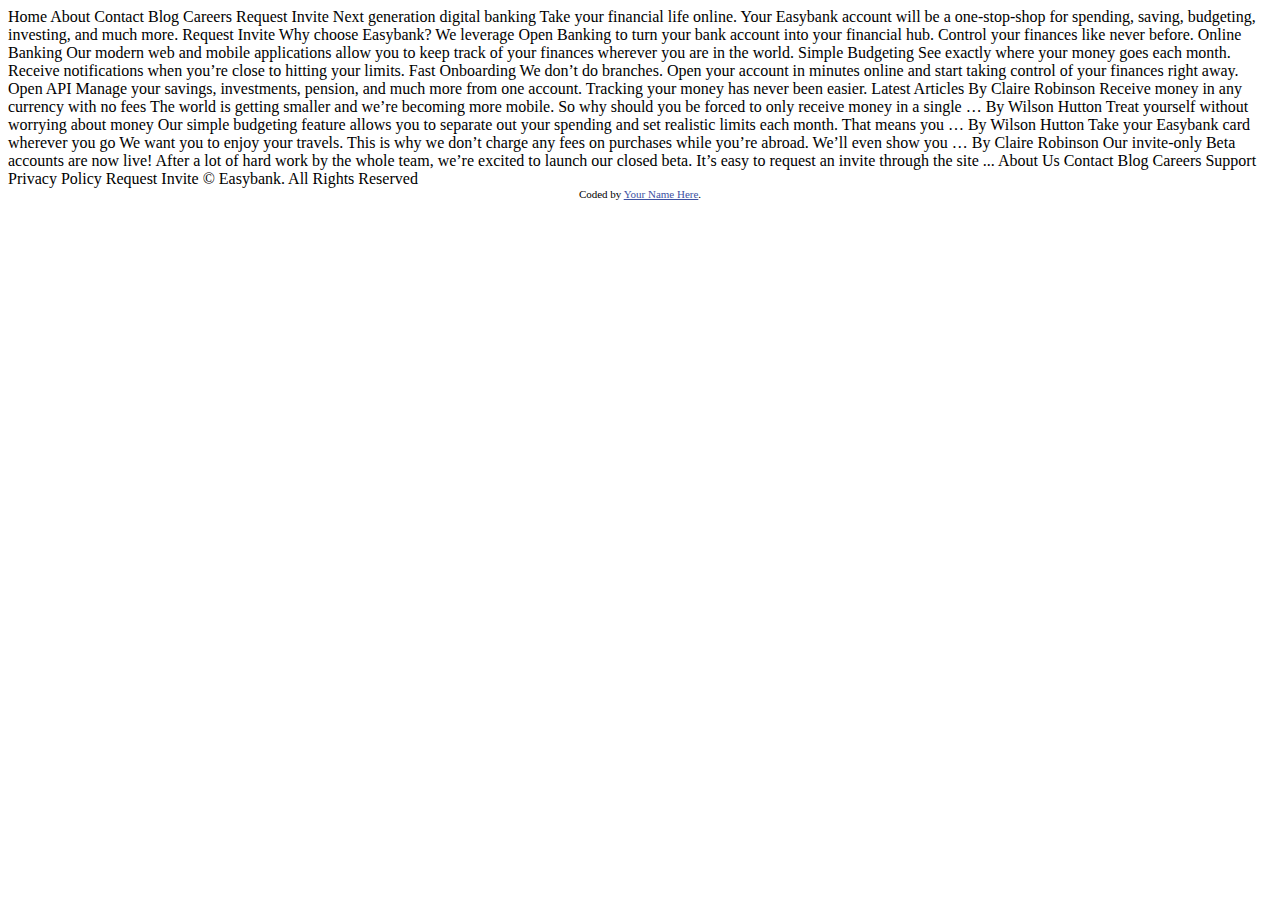
<file: easybank-landing-page/index.html>
<!DOCTYPE html>
<html lang="en">

<head>
  <meta charset="UTF-8">
  <meta name="viewport" content="width=device-width, initial-scale=1.0">
  <!-- displays site properly based on user's device -->

  <link rel="icon" type="image/png" sizes="32x32" href="./images/favicon-32x32.png">

  <title>Easybank landing page</title>

  <!-- Feel free to remove these styles or customise in your own stylesheet 👍 -->
  <style>
    .attribution {
      font-size: 11px;
      text-align: center;
    }

    .attribution a {
      color: hsl(228, 45%, 44%);
    }
  </style>
</head>

<body>

  Home
  About
  Contact
  Blog
  Careers

  Request Invite



  Next generation digital banking

  Take your financial life online. Your Easybank account will be a one-stop-shop
  for spending, saving, budgeting, investing, and much more.

  Request Invite



  Why choose Easybank?

  We leverage Open Banking to turn your bank account into your financial hub. Control
  your finances like never before.

  Online Banking
  Our modern web and mobile applications allow you to keep track of your finances
  wherever you are in the world.

  Simple Budgeting
  See exactly where your money goes each month. Receive notifications when you’re
  close to hitting your limits.

  Fast Onboarding
  We don’t do branches. Open your account in minutes online and start taking control
  of your finances right away.

  Open API
  Manage your savings, investments, pension, and much more from one account. Tracking
  your money has never been easier.



  Latest Articles

  By Claire Robinson
  Receive money in any currency with no fees
  The world is getting smaller and we’re becoming more mobile. So why should you be
  forced to only receive money in a single …

  By Wilson Hutton
  Treat yourself without worrying about money
  Our simple budgeting feature allows you to separate out your spending and set
  realistic limits each month. That means you …

  By Wilson Hutton
  Take your Easybank card wherever you go
  We want you to enjoy your travels. This is why we don’t charge any fees on purchases
  while you’re abroad. We’ll even show you …

  By Claire Robinson
  Our invite-only Beta accounts are now live!
  After a lot of hard work by the whole team, we’re excited to launch our closed beta.
  It’s easy to request an invite through the site ...



  About Us
  Contact
  Blog
  Careers
  Support
  Privacy Policy

  Request Invite

  © Easybank. All Rights Reserved

  <div class="attribution">
    Coded by <a href="#">Your Name Here</a>.
  </div>
</body>

</html>
</file>
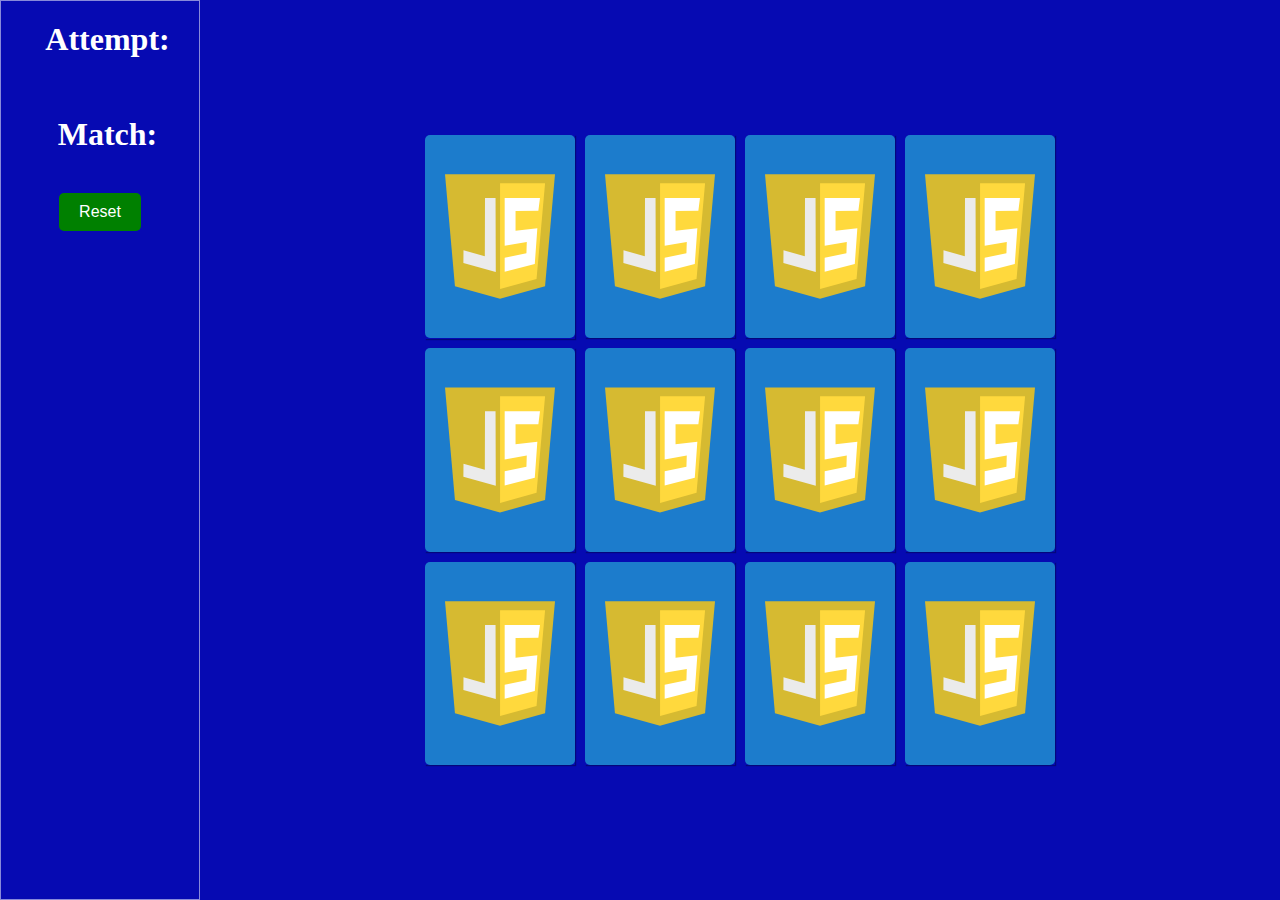
<file: memory-game-js-main/memory-game.html>
<html lang="en"><head>
  <meta charset="UTF-8">
  <title>Memory Game</title>
  <meta name="viewport" content="width=device-width, initial-scale=1.0">
  <link rel="stylesheet" href="memory-game.css">
</head>
<body>
  <section class="score">
    <h1>Attempt:</h1>
    <h2 id="attempt"></h2><br>
    <h1>Match:</h1>
    <h2 id="match"></h2>
    <button id="reset-btn">Reset</button>
    <h3 id="win-message" class="win-message">Congratulations! You won!</h3>
  </section>  
  <section class="memory-game">
    <div class="card" data-framework="aurelia">
      <img class="front" src="images/aurelia.svg" alt="Aurelia">
      <img class="back" src="images/js-badge.svg" alt="JS Badge">
    </div>
    <div class="card" data-framework="aurelia">
      <img class="front" src="images/aurelia.svg" alt="Aurelia">
      <img class="back" src="images/js-badge.svg" alt="JS Badge">
    </div>

    <div class="card" data-framework="vue">
      <img class="front" src="images/vue.svg" alt="Vue">
      <img class="back" src="images/js-badge.svg" alt="JS Badge">
    </div>
    <div class="card" data-framework="vue">
      <img class="front" src="images/vue.svg" alt="Vue">
      <img class="back" src="images/js-badge.svg" alt="JS Badge">
    </div>

    <div class="card" data-framework="angular">
      <img class="front" src="images/angular.svg" alt="Angular">
      <img class="back" src="images/js-badge.svg" alt="JS Badge">
    </div>
    <div class="card" data-framework="angular">
      <img class="front" src="images/angular.svg" alt="Angular">
      <img class="back" src="images/js-badge.svg" alt="JS Badge">
    </div>

    <div class="card" data-framework="ember">
      <img class="front" src="images/ember.svg" alt="Ember">
      <img class="back" src="images/js-badge.svg" alt="JS Badge">
    </div>
    <div class="card" data-framework="ember">
      <img class="front" src="images/ember.svg" alt="Ember">
      <img class="back" src="images/js-badge.svg" alt="JS Badge">
    </div>

    <div class="card" data-framework="backbone">
      <img class="front" src="images/backbone.svg" alt="Backbone">
      <img class="back" src="images/js-badge.svg" alt="JS Badge">
    </div>
    <div class="card" data-framework="backbone">
      <img class="front" src="images/backbone.svg" alt="Backbone">
      <img class="back" src="images/js-badge.svg" alt="JS Badge">
    </div>

    <div class="card" data-framework="react">
      <img class="front" src="images/react.svg" alt="React">
      <img class="back" src="images/js-badge.svg" alt="JS Badge">
    </div>
    <div class="card" data-framework="react">
      <img class="front" src="images/react.svg" alt="React">
      <img class="back" src="images/js-badge.svg" alt="JS Badge">
    </div>
  </section>
  <canvas id="fireworksCanvas"></canvas>

  <script src="memory-game.js"></script>
  <script src="fire-works.js"></script>
</body></html>
</file>
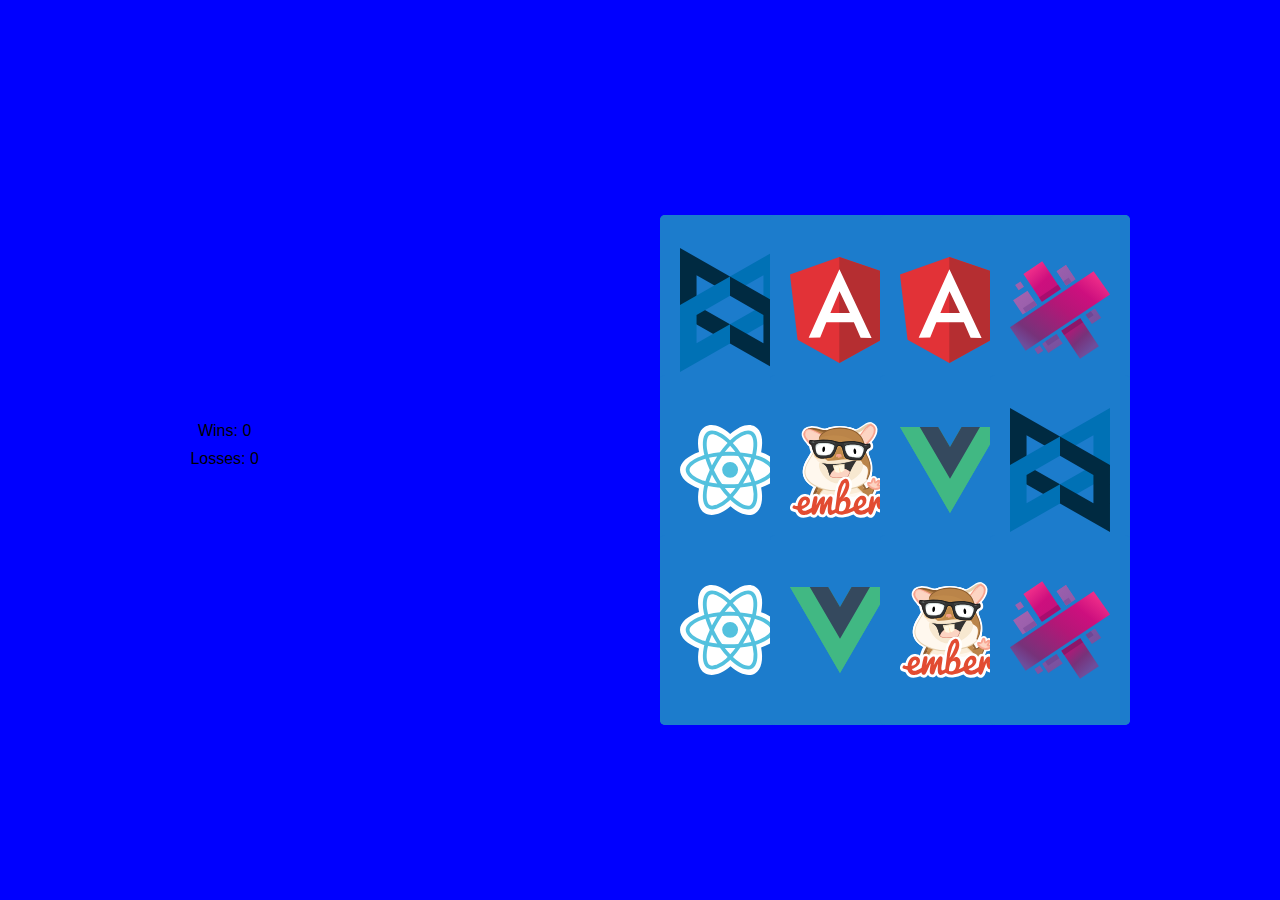
<file: memoryGame/memoryGame.html>
<!DOCTYPE html>
<html lang="en">

<head>
  <meta charset="UTF-8">
  <meta name="viewport" content="width=device-width, initial-scale=1.0">
  <link rel="stylesheet" href="memoryGame.css">
  <title>Memory Game</title>
</head>

<body>
  <div class="scoreboard">
    <div class="score">Wins: <span id="win-count">0</span></div>
    <div class="score">Losses: <span id="lose-count">0</span></div>
  </div>
  <div class="memory-game">
    <div class="card" data-framework="card1">
      <img class="front-face" src="./images/js-badge.svg" alt="Card 1">
      <img class="back-face" src="./images/aurelia.svg" alt="Card Back">
    </div>
    <div class="card" data-framework="card2">
      <img class="front-face" src="./images/js-badge.svg" alt="Card 1">
      <img class="back-face" src="./images/backbone.svg" alt="Card Back">
    </div>
    <div class="card" data-framework="card3">
      <img class="front-face" src="./images/js-badge.svg" alt="Card 1">
      <img class="back-face" src="./images/angular.svg"alt="Card Back">
    </div>
    <div class="card" data-framework="card4">
      <img class="front-face" src="./images/js-badge.svg" alt="Card 1">
      <img class="back-face" src="./images/vue.svg" alt="Card Back">
    </div>
    <div class="card" data-framework="card5">
      <img class="front-face" src="./images/js-badge.svg" alt="Card 1">
      <img class="back-face" src="./images/react.svg" alt="Card Back">
    </div>
    <div class="card" data-framework="card6">
      <img class="front-face" src="./images/js-badge.svg" alt="Card 1">
      <img class="back-face" src="./images/vue.svg"  alt="Card Back">
    </div>
    <div class="card" data-framework="card7">
      <img class="front-face" src="./images/js-badge.svg" alt="Card 1">
      <img class="back-face" src="./images/angular.svg" alt="Card Back">
    </div>
    <div class="card" data-framework="card8">
      <img class="front-face" src="./images/js-badge.svg" alt="Card 1">
      <img class="back-face" src="./images/react.svg" alt="Card Back">
    </div>
    <div class="card" data-framework="card9">
      <img class="front-face" src="./images/js-badge.svg" alt="Card 1">
      <img class="back-face" src="./images/ember.svg" alt="Card Back">
    </div>
    <div class="card" data-framework="card10">
      <img class="front-face" src="./images/js-badge.svg" alt="Card 1">
      <img class="back-face" src="./images/backbone.svg" alt="Card Back">
    </div>
    <div class="card" data-framework="card11">
      <img class="front-face" src="./images/js-badge.svg" alt="Card 1">
      <img class="back-face" src="./images/ember.svg" alt="Card Back">
    </div>
    <div class="card" data-framework="card12">
      <img class="front-face" src="./images/js-badge.svg"alt="Card 1">
      <img class="back-face" src="./images/aurelia.svg" alt="Card Back">
    </div>
  </div>
  <script src="memoryGame.js"></script>
</body>

</html>
</file>
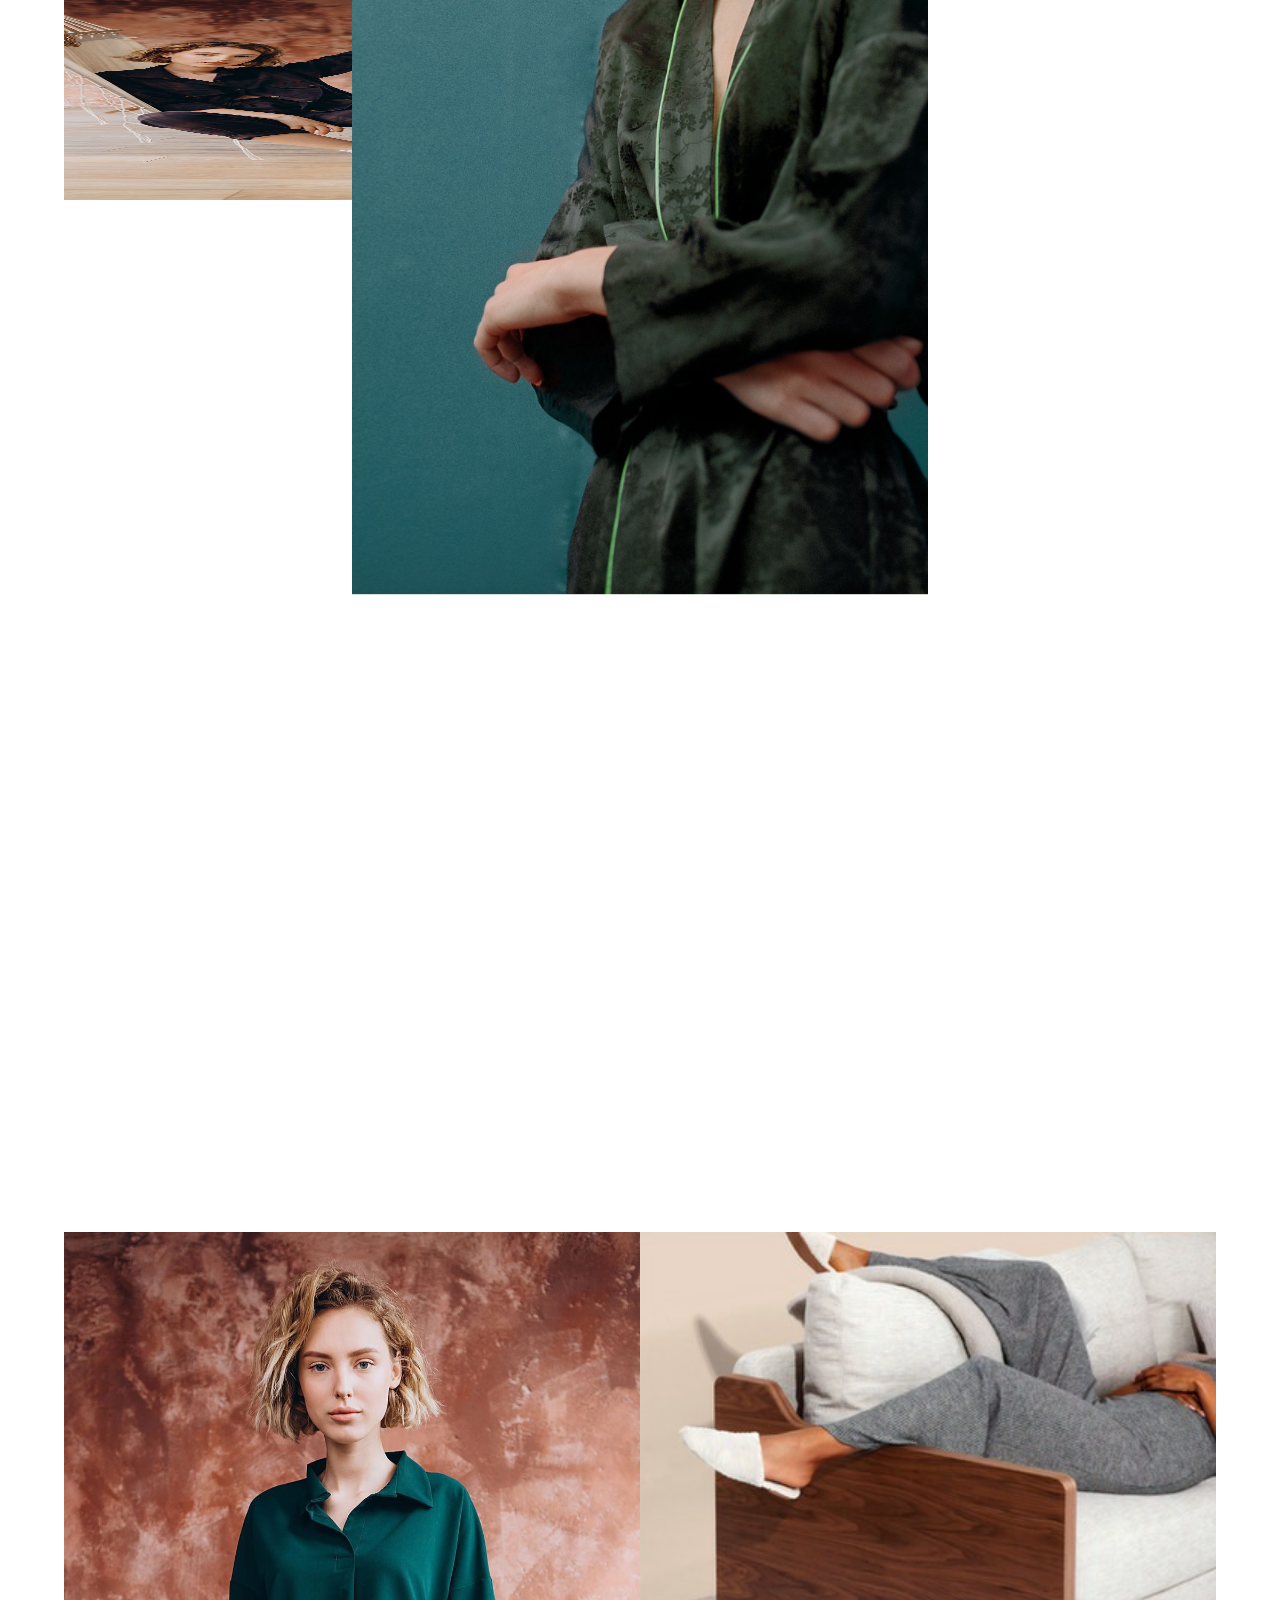
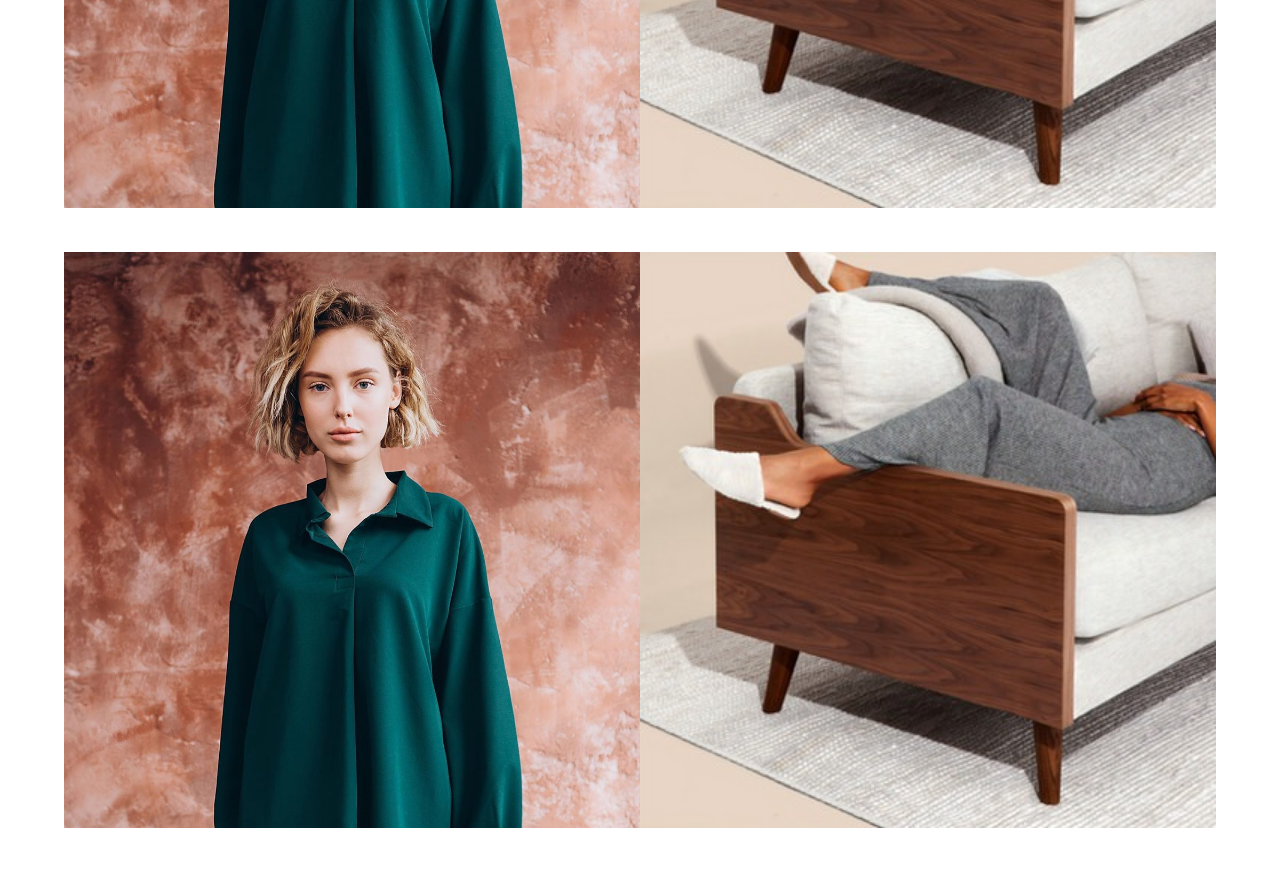
<file: web-dress/dress.html>
<!DOCTYPE html>
<html lang="en">

<head>
    <meta charset="UTF-8">
    <meta name="viewport" content="width=device-width, initial-scale=1">
    <link rel="stylesheet" href="https://cdnjs.cloudflare.com/ajax/libs/font-awesome/4.7.0/css/font-awesome.min.css">
    <link rel="stylesheet" href="dress.css">
    <title>Your Website</title>
</head>
<body>
  <div class="flex-container">
      <div class="column">
          <img src="./images/img1.jpeg" alt="Image 1" class="img1">
      </div>
      <div class="column">
          <img src="./images/img9.jpeg" alt="Image 2" class="img2" id="scrollingImage">
      </div>
  </div>
  <div class="flex-container">
      <div class="column">
          <img src="./images/img3.jpeg" alt="Image 3" class="img3">
      </div>
      <div class="column">
          <img src="./images/img4.jpeg" alt="Image 4" class="img4">
      </div>
  </div>
  <div class="flex-container">
    <div class="column">
        <img src="./images/img3.jpeg" alt="Image 3" class="img3">
    </div>
    <div class="column">
        <img src="./images/img4.jpeg" alt="Image 4" class="img4">
    </div>
</div>
  <script src="dress.js"></script>
</body>
</html>
</file>
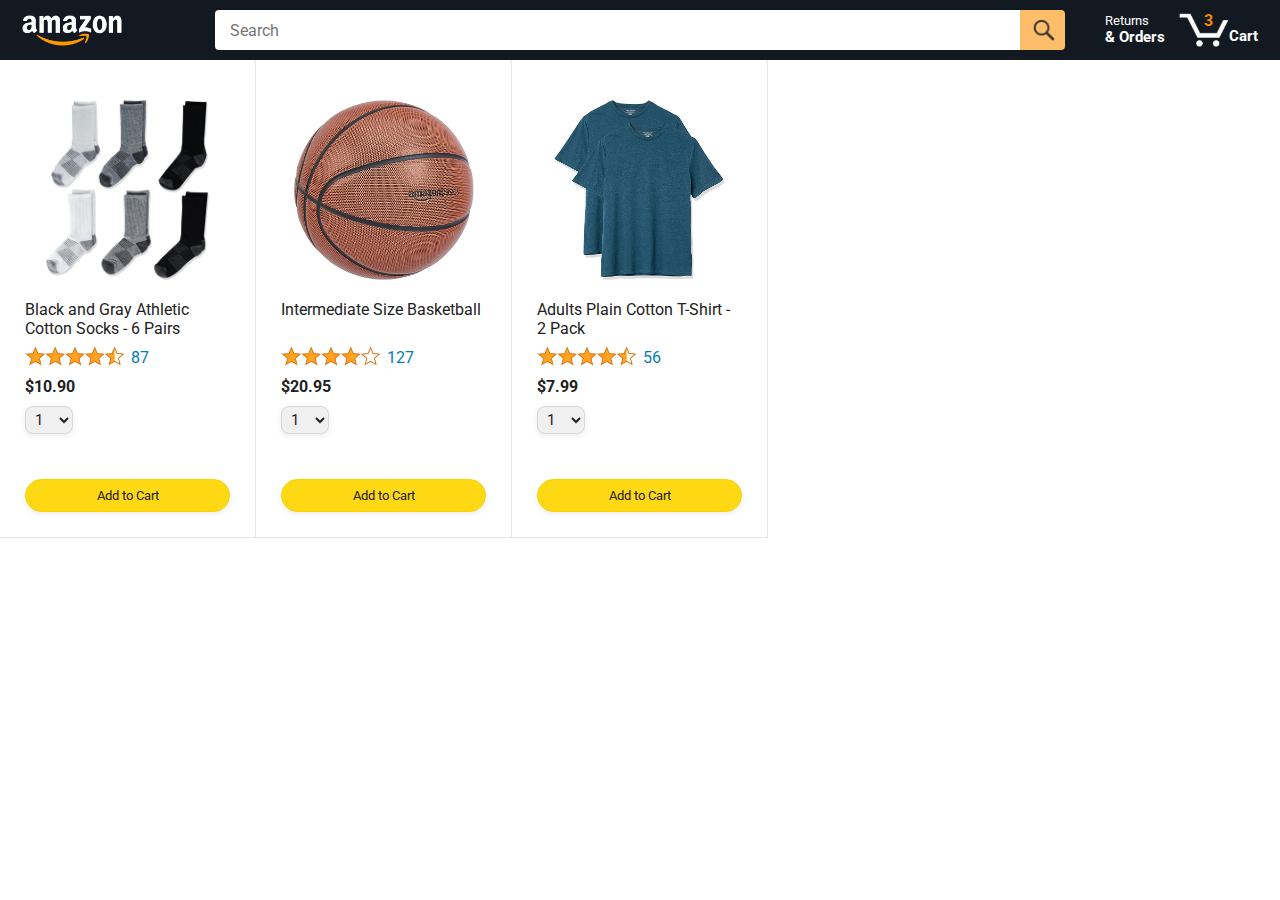
<file: referance projects/javascript-amazon-project-main/amazon.html>
<!DOCTYPE html>
<html>
  <head>
    <title>Amazon Project</title>

    <!-- This code is needed for responsive design to work.
      (Responsive design = make the website look good on
      smaller screen sizes like a phone or a tablet). -->
    <meta name="viewport" content="width=device-width, initial-scale=1">

    <!-- Load a font called Roboto from Google Fonts. -->
    <link rel="preconnect" href="https://fonts.googleapis.com">
    <link rel="preconnect" href="https://fonts.gstatic.com" crossorigin>
    <link href="https://fonts.googleapis.com/css2?family=Roboto:wght@400;500;700&display=swap" rel="stylesheet">

    <!-- Here are the CSS files for this page. -->
    <link rel="stylesheet" href="styles/shared/general.css">
    <link rel="stylesheet" href="styles/shared/amazon-header.css">
    <link rel="stylesheet" href="styles/pages/amazon.css">
  </head>
  <body>
    <div class="amazon-header">
      <div class="amazon-header-left-section">
        <a href="amazon.html" class="header-link">
          <img class="amazon-logo"
            src="images/amazon-logo-white.png">
          <img class="amazon-mobile-logo"
            src="images/amazon-mobile-logo-white.png">
        </a>
      </div>

      <div class="amazon-header-middle-section">
        <input class="search-bar" type="text" placeholder="Search">

        <button class="search-button">
          <img class="search-icon" src="images/icons/search-icon.png">
        </button>
      </div>

      <div class="amazon-header-right-section">
        <a class="orders-link header-link" href="orders.html">
          <span class="returns-text">Returns</span>
          <span class="orders-text">& Orders</span>
        </a>

        <a class="cart-link header-link" href="checkout.html">
          <img class="cart-icon" src="images/icons/cart-icon.png">
          <div class="cart-quantity">3</div>
          <div class="cart-text">Cart</div>
        </a>
      </div>
    </div>
    
    <div class="main">
      <div class="products-grid">
        <div class="product-container">
          <div class="product-image-container">
            <img class="product-image"
              src="images/products/athletic-cotton-socks-6-pairs.jpg">
          </div>

          <div class="product-name limit-text-to-2-lines">
            Black and Gray Athletic Cotton Socks - 6 Pairs
          </div>

          <div class="product-rating-container">
            <img class="product-rating-stars"
              src="images/ratings/rating-45.png">
            <div class="product-rating-count link-primary">
              87
            </div>
          </div>

          <div class="product-price">
            $10.90
          </div>

          <div class="product-quantity-container">
            <select>
              <option selected value="1">1</option>
              <option value="2">2</option>
              <option value="3">3</option>
              <option value="4">4</option>
              <option value="5">5</option>
              <option value="6">6</option>
              <option value="7">7</option>
              <option value="8">8</option>
              <option value="9">9</option>
              <option value="10">10</option>
            </select>
          </div>

          <div class="product-spacer"></div>

          <div class="added-to-cart">
            <img src="images/icons/checkmark.png">
            Added
          </div>

          <button class="add-to-cart-button button-primary">
            Add to Cart
          </button>
        </div>

        <div class="product-container">
          <div class="product-image-container">
            <img class="product-image"
              src="images/products/intermediate-composite-basketball.jpg">
          </div>

          <div class="product-name limit-text-to-2-lines">
            Intermediate Size Basketball
          </div>

          <div class="product-rating-container">
            <img class="product-rating-stars"
              src="images/ratings/rating-40.png">
            <div class="product-rating-count link-primary">
              127
            </div>
          </div>

          <div class="product-price">
            $20.95
          </div>

          <div class="product-quantity-container">
            <select>
              <option selected value="1">1</option>
              <option value="2">2</option>
              <option value="3">3</option>
              <option value="4">4</option>
              <option value="5">5</option>
              <option value="6">6</option>
              <option value="7">7</option>
              <option value="8">8</option>
              <option value="9">9</option>
              <option value="10">10</option>
            </select>
          </div>

          <div class="product-spacer"></div>

          <div class="added-to-cart">
            <img src="images/icons/checkmark.png">
            Added
          </div>

          <button class="add-to-cart-button button-primary">
            Add to Cart
          </button>
        </div>

        <div class="product-container">
          <div class="product-image-container">
            <img class="product-image"
              src="images/products/adults-plain-cotton-tshirt-2-pack-teal.jpg">
          </div>

          <div class="product-name limit-text-to-2-lines">
            Adults Plain Cotton T-Shirt - 2 Pack
          </div>

          <div class="product-rating-container">
            <img class="product-rating-stars"
              src="images/ratings/rating-45.png">
            <div class="product-rating-count link-primary">
              56
            </div>
          </div>

          <div class="product-price">
            $7.99
          </div>

          <div class="product-quantity-container">
            <select>
              <option selected value="1">1</option>
              <option value="2">2</option>
              <option value="3">3</option>
              <option value="4">4</option>
              <option value="5">5</option>
              <option value="6">6</option>
              <option value="7">7</option>
              <option value="8">8</option>
              <option value="9">9</option>
              <option value="10">10</option>
            </select>
          </div>

          <div class="product-spacer"></div>

          <div class="added-to-cart">
            <img src="images/icons/checkmark.png">
            Added
          </div>

          <button class="add-to-cart-button button-primary">
            Add to Cart
          </button>
        </div>
      </div>
    </div>
  </body>
</html>
</file>
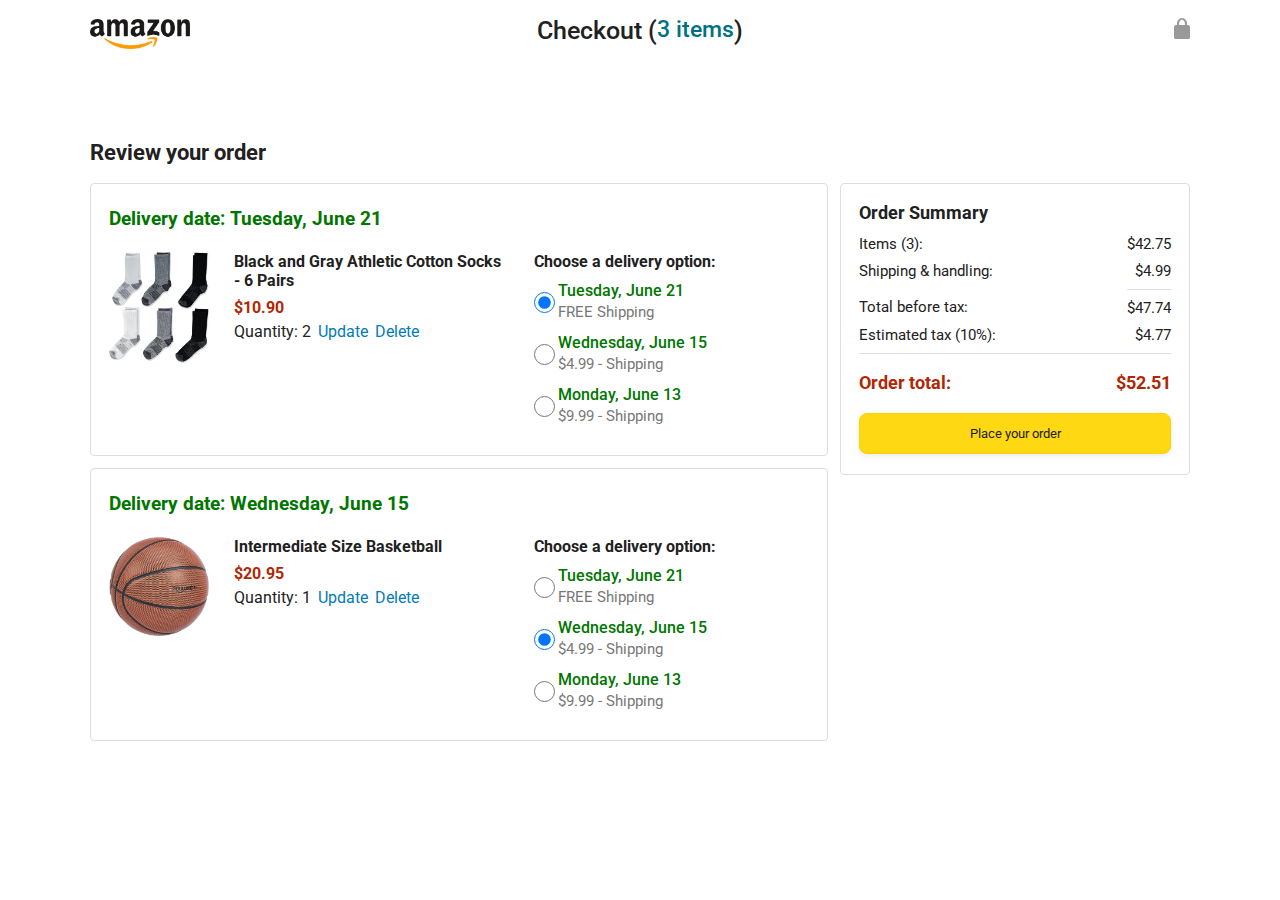
<file: referance projects/javascript-amazon-project-main/checkout.html>
<!DOCTYPE html>
<html>
  <head>
    <title>Checkout</title>

    <!-- This code is needed for responsive design to work.
      (Responsive design = make the website look good on
      smaller screen sizes like a phone or a tablet). -->
    <meta name="viewport" content="width=device-width, initial-scale=1">

    <!-- Load a font called Roboto from Google Fonts. -->
    <link rel="preconnect" href="https://fonts.googleapis.com">
    <link rel="preconnect" href="https://fonts.gstatic.com" crossorigin>
    <link href="https://fonts.googleapis.com/css2?family=Roboto:wght@400;500;700&display=swap" rel="stylesheet">

    <!-- Here are the CSS files for this page. -->
    <link rel="stylesheet" href="styles/shared/general.css">
    <link rel="stylesheet" href="styles/pages/checkout/checkout-header.css">
    <link rel="stylesheet" href="styles/pages/checkout/checkout.css">
  </head>
  <body>
    <div class="checkout-header">
      <div class="header-content">
        <div class="checkout-header-left-section">
          <a href="amazon.html">
            <img class="amazon-logo" src="images/amazon-logo.png">
            <img class="amazon-mobile-logo" src="images/amazon-mobile-logo.png">
          </a>
        </div>

        <div class="checkout-header-middle-section">
          Checkout (<a class="return-to-home-link"
            href="amazon.html">3 items</a>)
        </div>

        <div class="checkout-header-right-section">
          <img src="images/icons/checkout-lock-icon.png">
        </div>
      </div>
    </div>

    <div class="main">
      <div class="page-title">Review your order</div>

      <div class="checkout-grid">
        <div class="order-summary">
          <div class="cart-item-container">
            <div class="delivery-date">
              Delivery date: Tuesday, June 21
            </div>

            <div class="cart-item-details-grid">
              <img class="product-image"
                src="images/products/athletic-cotton-socks-6-pairs.jpg">

              <div class="cart-item-details">
                <div class="product-name">
                  Black and Gray Athletic Cotton Socks - 6 Pairs
                </div>
                <div class="product-price">
                  $10.90
                </div>
                <div class="product-quantity">
                  <span>
                    Quantity: <span class="quantity-label">2</span>
                  </span>
                  <span class="update-quantity-link link-primary">
                    Update
                  </span>
                  <span class="delete-quantity-link link-primary">
                    Delete
                  </span>
                </div>
              </div>

              <div class="delivery-options">
                <div class="delivery-options-title">
                  Choose a delivery option:
                </div>
                <div class="delivery-option">
                  <input type="radio" checked
                    class="delivery-option-input"
                    name="delivery-option-1">
                  <div>
                    <div class="delivery-option-date">
                      Tuesday, June 21
                    </div>
                    <div class="delivery-option-price">
                      FREE Shipping
                    </div>
                  </div>
                </div>
                <div class="delivery-option">
                  <input type="radio"
                    class="delivery-option-input"
                    name="delivery-option-1">
                  <div>
                    <div class="delivery-option-date">
                      Wednesday, June 15
                    </div>
                    <div class="delivery-option-price">
                      $4.99 - Shipping
                    </div>
                  </div>
                </div>
                <div class="delivery-option">
                  <input type="radio"
                    class="delivery-option-input"
                    name="delivery-option-1">
                  <div>
                    <div class="delivery-option-date">
                      Monday, June 13
                    </div>
                    <div class="delivery-option-price">
                      $9.99 - Shipping
                    </div>
                  </div>
                </div>
              </div>
            </div>
          </div>

          <div class="cart-item-container">
            <div class="delivery-date">
              Delivery date: Wednesday, June 15
            </div>

            <div class="cart-item-details-grid">
              <img class="product-image"
                src="images/products/intermediate-composite-basketball.jpg">

              <div class="cart-item-details">
                <div class="product-name">
                  Intermediate Size Basketball
                </div>
                <div class="product-price">
                  $20.95
                </div>
                <div class="product-quantity">
                  <span>
                    Quantity: <span class="quantity-label">1</span>
                  </span>
                  <span class="update-quantity-link link-primary">
                    Update
                  </span>
                  <span class="delete-quantity-link link-primary">
                    Delete
                  </span>
                </div>
              </div>

              <div class="delivery-options">
                <div class="delivery-options-title">
                  Choose a delivery option:
                </div>

                <div class="delivery-option">
                  <input type="radio" class="delivery-option-input"
                    name="delivery-option-2">
                  <div>
                    <div class="delivery-option-date">
                      Tuesday, June 21
                    </div>
                    <div class="delivery-option-price">
                      FREE Shipping
                    </div>
                  </div>
                </div>
                <div class="delivery-option">
                  <input type="radio" checked class="delivery-option-input"
                    name="delivery-option-2">
                  <div>
                    <div class="delivery-option-date">
                      Wednesday, June 15
                    </div>
                    <div class="delivery-option-price">
                      $4.99 - Shipping
                    </div>
                  </div>
                </div>
                <div class="delivery-option">
                  <input type="radio" class="delivery-option-input"
                    name="delivery-option-2">
                  <div>
                    <div class="delivery-option-date">
                      Monday, June 13
                    </div>
                    <div class="delivery-option-price">
                      $9.99 - Shipping
                    </div>
                  </div>
                </div>
              </div>
            </div>
          </div>
        </div>

        <div class="payment-summary">
          <div class="payment-summary-title">
            Order Summary
          </div>

          <div class="payment-summary-row">
            <div>Items (3):</div>
            <div class="payment-summary-money">$42.75</div>
          </div>

          <div class="payment-summary-row">
            <div>Shipping &amp; handling:</div>
            <div class="payment-summary-money">$4.99</div>
          </div>

          <div class="payment-summary-row subtotal-row">
            <div>Total before tax:</div>
            <div class="payment-summary-money">$47.74</div>
          </div>

          <div class="payment-summary-row">
            <div>Estimated tax (10%):</div>
            <div class="payment-summary-money">$4.77</div>
          </div>

          <div class="payment-summary-row total-row">
            <div>Order total:</div>
            <div class="payment-summary-money">$52.51</div>
          </div>

          <button class="place-order-button button-primary">
            Place your order
          </button>
        </div>
      </div>
    </div>
  </body>
</html>
</file>
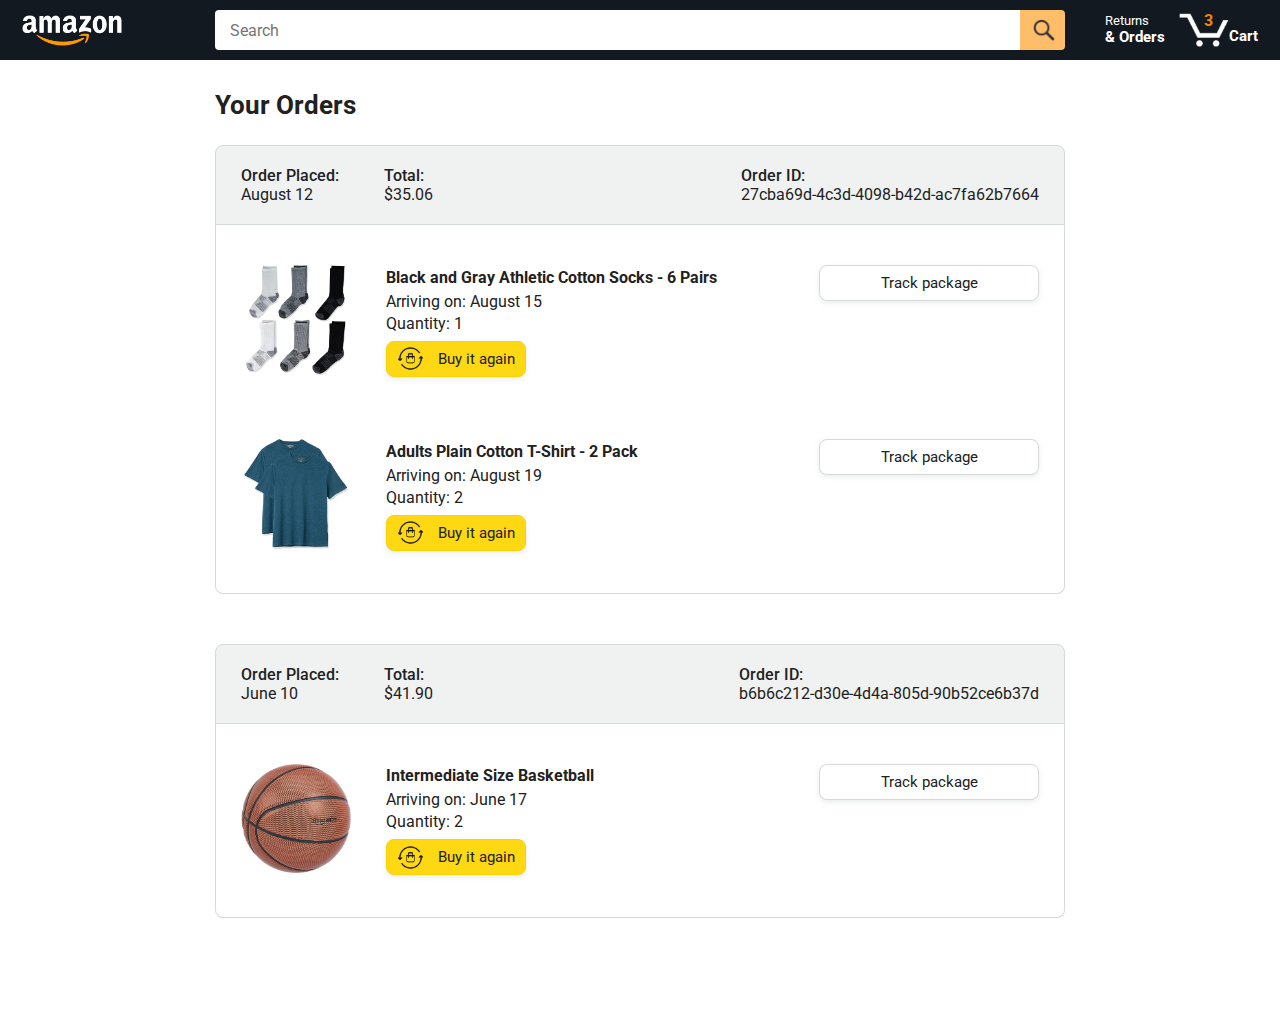
<file: referance projects/javascript-amazon-project-main/orders.html>
<!DOCTYPE html>
<html>
  <head>
    <title>Orders</title>

    <!-- This code is needed for responsive design to work.
      (Responsive design = make the website look good on
      smaller screen sizes like a phone or a tablet). -->
    <meta name="viewport" content="width=device-width, initial-scale=1">

    <!-- Load a font called Roboto from Google Fonts. -->
    <link rel="preconnect" href="https://fonts.googleapis.com">
    <link rel="preconnect" href="https://fonts.gstatic.com" crossorigin>
    <link href="https://fonts.googleapis.com/css2?family=Roboto:wght@400;500;700&display=swap" rel="stylesheet">

    <!-- Here are the CSS files for this page. -->
    <link rel="stylesheet" href="styles/shared/general.css">
    <link rel="stylesheet" href="styles/shared/amazon-header.css">
    <link rel="stylesheet" href="styles/pages/orders.css">
  </head>
  <body>
    <div class="amazon-header">
      <div class="amazon-header-left-section">
        <a href="amazon.html" class="header-link">
          <img class="amazon-logo"
            src="images/amazon-logo-white.png">
          <img class="amazon-mobile-logo"
            src="images/amazon-mobile-logo-white.png">
        </a>
      </div>

      <div class="amazon-header-middle-section">
        <input class="search-bar" type="text" placeholder="Search">

        <button class="search-button">
          <img class="search-icon" src="images/icons/search-icon.png">
        </button>
      </div>

      <div class="amazon-header-right-section">
        <a class="orders-link header-link" href="orders.html">
          <span class="returns-text">Returns</span>
          <span class="orders-text">& Orders</span>
        </a>

        <a class="cart-link header-link" href="checkout.html">
          <img class="cart-icon" src="images/icons/cart-icon.png">
          <div class="cart-quantity">3</div>
          <div class="cart-text">Cart</div>
        </a>
      </div>
    </div>

    <div class="main">
      <div class="page-title">Your Orders</div>

      <div class="orders-grid">
        <div class="order-container">
          
          <div class="order-header">
            <div class="order-header-left-section">
              <div class="order-date">
                <div class="order-header-label">Order Placed:</div>
                <div>August 12</div>
              </div>
              <div class="order-total">
                <div class="order-header-label">Total:</div>
                <div>$35.06</div>
              </div>
            </div>

            <div class="order-header-right-section">
              <div class="order-header-label">Order ID:</div>
              <div>27cba69d-4c3d-4098-b42d-ac7fa62b7664</div>
            </div>
          </div>

          <div class="order-details-grid">
            <div class="product-image-container">
              <img src="images/products/athletic-cotton-socks-6-pairs.jpg">
            </div>

            <div class="product-details">
              <div class="product-name">
                Black and Gray Athletic Cotton Socks - 6 Pairs
              </div>
              <div class="product-delivery-date">
                Arriving on: August 15
              </div>
              <div class="product-quantity">
                Quantity: 1
              </div>
              <button class="buy-again-button button-primary">
                <img class="buy-again-icon" src="images/icons/buy-again.png">
                <span class="buy-again-message">Buy it again</span>
              </button>
            </div>

            <div class="product-actions">
              <a href="tracking.html">
                <button class="track-package-button button-secondary">
                  Track package
                </button>
              </a>
            </div>

            <div class="product-image-container">
              <img src="images/products/adults-plain-cotton-tshirt-2-pack-teal.jpg">
            </div>

            <div class="product-details">
              <div class="product-name">
                Adults Plain Cotton T-Shirt - 2 Pack
              </div>
              <div class="product-delivery-date">
                Arriving on: August 19
              </div>
              <div class="product-quantity">
                Quantity: 2
              </div>
              <button class="buy-again-button button-primary">
                <img class="buy-again-icon" src="images/icons/buy-again.png">
                <span class="buy-again-message">Buy it again</span>
              </button>
            </div>

            <div class="product-actions">
              <a href="tracking.html">
                <button class="track-package-button button-secondary">
                  Track package
                </button>
              </a>
            </div>
          </div>
        </div>

        <div class="order-container">

          <div class="order-header">
            <div class="order-header-left-section">
              <div class="order-date">
                <div class="order-header-label">Order Placed:</div>
                <div>June 10</div>
              </div>
              <div class="order-total">
                <div class="order-header-label">Total:</div>
                <div>$41.90</div>
              </div>
            </div>

            <div class="order-header-right-section">
              <div class="order-header-label">Order ID:</div>
              <div>b6b6c212-d30e-4d4a-805d-90b52ce6b37d</div>
            </div>
          </div>

          <div class="order-details-grid">
            <div class="product-image-container">
              <img src="images/products/intermediate-composite-basketball.jpg">
            </div>

            <div class="product-details">
              <div class="product-name">
                Intermediate Size Basketball
              </div>
              <div class="product-delivery-date">
                Arriving on: June 17
              </div>
              <div class="product-quantity">
                Quantity: 2
              </div>
              <button class="buy-again-button button-primary">
                <img class="buy-again-icon" src="images/icons/buy-again.png">
                <span class="buy-again-message">Buy it again</span>
              </button>
            </div>

            <div class="product-actions">
              <a href="tracking.html">
                <button class="track-package-button button-secondary">
                  Track package
                </button>
              </a>
            </div>
          </div>
        </div>
      </div>
    </div>
  </body>
</html>
</file>
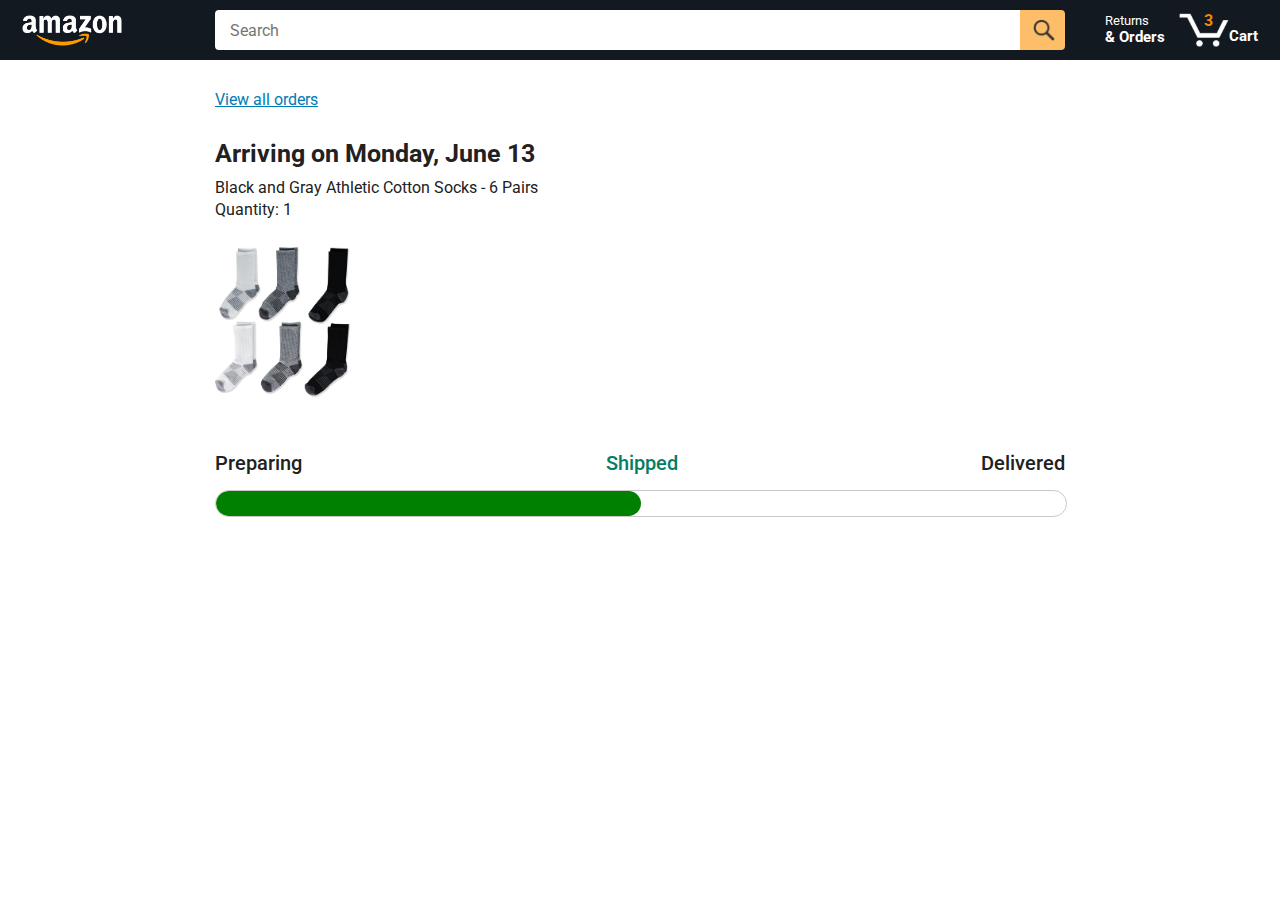
<file: referance projects/javascript-amazon-project-main/tracking.html>
<!DOCTYPE html>
<html>
  <head>
    <title>Tracking</title>

    <!-- This code is needed for responsive design to work.
      (Responsive design = make the website look good on
      smaller screen sizes like a phone or a tablet). -->
    <meta name="viewport" content="width=device-width, initial-scale=1">

    <!-- Load a font called Roboto from Google Fonts. -->
    <link rel="preconnect" href="https://fonts.googleapis.com">
    <link rel="preconnect" href="https://fonts.gstatic.com" crossorigin>
    <link href="https://fonts.googleapis.com/css2?family=Roboto:wght@400;500;700&display=swap" rel="stylesheet">

    <!-- Here are the CSS files for this page. -->
    <link rel="stylesheet" href="styles/shared/general.css">
    <link rel="stylesheet" href="styles/shared/amazon-header.css">
    <link rel="stylesheet" href="styles/pages/tracking.css">
  </head>
  <body>
    <div class="amazon-header">
      <div class="amazon-header-left-section">
        <a href="amazon.html" class="header-link">
          <img class="amazon-logo"
            src="images/amazon-logo-white.png">
          <img class="amazon-mobile-logo"
            src="images/amazon-mobile-logo-white.png">
        </a>
      </div>

      <div class="amazon-header-middle-section">
        <input class="search-bar" type="text" placeholder="Search">

        <button class="search-button">
          <img class="search-icon" src="images/icons/search-icon.png">
        </button>
      </div>

      <div class="amazon-header-right-section">
        <a class="orders-link header-link" href="orders.html">
          <span class="returns-text">Returns</span>
          <span class="orders-text">& Orders</span>
        </a>

        <a class="cart-link header-link" href="checkout.html">
          <img class="cart-icon" src="images/icons/cart-icon.png">
          <div class="cart-quantity">3</div>
          <div class="cart-text">Cart</div>
        </a>
      </div>
    </div>

    <div class="main">
      <div class="order-tracking">
        <a class="back-to-orders-link link-primary" href="orders.html">
          View all orders
        </a>

        <div class="delivery-date">
          Arriving on Monday, June 13
        </div>

        <div class="product-info">
          Black and Gray Athletic Cotton Socks - 6 Pairs
        </div>

        <div class="product-info">
          Quantity: 1
        </div>

        <img class="product-image" src="images/products/athletic-cotton-socks-6-pairs.jpg">

        <div class="progress-labels-container">
          <div class="progress-label">
            Preparing
          </div>
          <div class="progress-label current-status">
            Shipped
          </div>
          <div class="progress-label">
            Delivered
          </div>
        </div>

        <div class="progress-bar-container">
          <div class="progress-bar"></div>
        </div>
      </div>
    </div>
  </body>
</html>
</file>
<file: memory-game-js-main/memory-game.css>
* {
  padding: 0;
  margin: 0;
  box-sizing: border-box;
}

body {
  height: 100vh;
  display: flex;
  background:#060ab2;
  margin: 0;
  overflow: hidden;

}

.score {
    width: 200px;
    border: 1px solid rgba(255, 255, 255, 0.527);
    text-align: center;
    color: white;
}
h1, h2 {
  color: white;
  margin: 20px 5px 20px 20px;
}
.memory-game {
  width: 640px;
  height: 640px;
  margin: auto;
  display: flex;
  flex-wrap: wrap;
  perspective: 1000px
}

.card {
  width: calc(25% - 10px);
  height: calc(33.333% - 10px);
  margin: 5px;
  position: relative;
  transform: scale(1);
  transform-style: preserve-3d;
  transition: transform 0.5s;
  box-shadow: 1px 1px 1px rgba(0, 0, 0, 0.3);
}

.card:active {
  transform: scale(0.97);
  transition: transform 0.2s;
}

.card.flip {
  transform: rotateY(180deg);
}

.front,
.back {
  width: 100%;
  height: 100%;
  padding: 20px;
  position: absolute;
  border-radius: 5px;
  background: #1c7ccc;
  backface-visibility: hidden;
}

.front {
  transform: rotateY(180deg);
}
.win-message {
  display: none;
  color: white;
  font-size: 25px;
  font-family: arial;
  margin-top: 30px;
}
#reset-btn {
  background-color: green;
  color: white;
  padding: 10px 20px;
  border: none;
  border-radius: 5px;
  cursor: pointer;
  margin-top: 20px;
  font-size: 16px;
}

#reset-btn:hover {
  background-color: #45a049;
}
@media (max-width: 575px) {
  body {
    overflow: auto;
    height: 100rem;
  }

  .score {
    width: 100%;
    position: static;
    transform: none;
    text-align: center;
    background-color: #060ab2;
  }

  .memory-game {
    width: 100%;
    height: 100%;
    display: flex;
    flex-direction: column;
    align-items: center;
    justify-content: center; 
  }

  .card {
    width: calc(50% - 10px);
    height: calc(50% - 10px);
  }

  .front,
  .back {
    font-size: 14px;
    padding: 10px;
  }

  #reset-btn {
    width: 100%;
    margin-top: 10px;
  }

  .win-message {
    font-size: 18px;
  }
}
#fireworksCanvas {
  position: fixed;
  top: 0;
  left: 50%;
  transform: translateX(-50%);
  pointer-events: none;
}
</file>
<file: memoryGame/memoryGame.css>
body {
  display: flex;
  flex-direction: row;
  justify-content: space-around;
  align-items: center;
  height: 100vh;
  margin: 0;
  font-family: Arial, sans-serif;
  background-color: blue;
}

.scoreboard {
  display: flex;
  flex-direction: column;
  align-items: center;
  margin-right: 20px;
}

.score {
  margin-bottom: 10px;
}

.memory-game {
  display: grid;
  grid-template-columns: repeat(4, 100px);
  grid-template-rows: repeat(3, 150px);
  grid-gap: 10px;
}

.card {
  perspective: 1000px;
  width: 100px;
  height: 150px;
  position: relative;
}

.card img {
  width: 100px;
  height: 150px;
  position: absolute;
  top: 0;
  left: 0;
}

.front-face,
.back-face {
  width: 100%;
  height: 100%;
  padding: 20px;
  position: absolute;
  border-radius: 5px;
  background: #1c7ccc;
  backface-visibility: hidden;
  display: flex;
  justify-content: center;
  align-items: center;
}

.hidden {
  display: none;
}
</file>
<file: web-dress/dress.css>
body {
  margin: 0;
  padding: 0;
}
.flex-container {
  display: flex;
  flex-wrap: wrap;
  justify-content: center;
  padding-bottom: 40px;
}
.column {
  flex: 0 10 45%;
  position: relative; 
}
.img1 {
  width: 100%;
 height: 200px;
}
.img3, .img4 {
  width: 100%;
  position: relative;
  z-index: 1;
}
.img2 {
  width: 100%;
  height: 100%;
  object-fit: contain; 
  position: -webkit-sticky;
  position: sticky;
  top: 50%;
  left: 50%; 
  transform: translate(-50%, -50%);
  z-index: 0;
}
</file>
<file: referance projects/javascript-amazon-project-main/styles/shared/general.css>
body {
  font-family: Roboto, Arial;
  color: rgb(33, 33, 33);
  /* The <body> element has a default margin of 8px
     on all sides. This removes the default margins. */
  margin: 0;
}

/* <p> elements have a default margin on the top
   and bottom. This removes the default margins. */
p {
  margin: 0;
}

button {
  cursor: pointer;
}

select {
  cursor: pointer;
}

input, select, button {
  font-family: Roboto, Arial;
}

.button-primary {
  color: rgb(33, 33, 33);
  background-color: rgb(255, 216, 20);
  border: 1px solid rgb(252, 210, 0);
  border-radius: 8px;
  cursor: pointer;
  box-shadow: 0 2px 5px rgba(213, 217, 217, 0.5);
}

.button-primary:hover {
  background-color: rgb(247, 202, 0);
  border: 1px solid rgb(242, 194, 0);
}

.button-primary:active {
  background: rgb(255, 216, 20);
  border-color: rgb(252, 210, 0);
  box-shadow: none;
}

.button-secondary {
  color: rgb(33, 33, 33);
  background: white;
  border: 1px solid rgb(213, 217, 217);
  border-radius: 8px;
  cursor: pointer;
  box-shadow: 0 2px 5px rgba(213, 217, 217, 0.5);
}

.button-secondary:hover {
  background-color: rgb(247, 250, 250);
}

.button-secondary:active {
  background-color: rgb(237, 253, 255);
  box-shadow: none;
}

/* These styles will limit text to 2 lines. Anything
   beyond 2 lines will be replaced with "..."
   You can find this code by using an A.I. tool or by
   searching in Google.
   https://css-tricks.com/almanac/properties/l/line-clamp/ */
.limit-text-to-2-lines {
  display: -webkit-box;
  -webkit-line-clamp: 2;
  -webkit-box-orient: vertical;
  overflow: hidden;
}

.link-primary {
  color: rgb(1, 124, 182);
  cursor: pointer;
}

.link-primary:hover {
  color: rgb(196, 80, 0);
}

/* Styles for dropdown selectors. */
select {
  color: rgb(33, 33, 33);
  background-color: rgb(240, 240, 240);
  border: 1px solid rgb(213, 217, 217);
  border-radius: 8px;
  padding: 3px 5px;
  font-size: 15px;
  cursor: pointer;
  box-shadow: 0 2px 5px rgba(213, 217, 217, 0.5);
}

select:focus,
input:focus {
  outline: 2px solid rgb(255, 153, 0);
}
</file>
<file: referance projects/javascript-amazon-project-main/styles/shared/amazon-header.css>
.amazon-header {
  background-color: rgb(19, 25, 33);
  color: white;
  padding-left: 15px;
  padding-right: 15px;

  display: flex;
  align-items: center;
  justify-content: space-between;

  position: fixed;
  top: 0;
  left: 0;
  right: 0;
  height: 60px;
}

.amazon-header-left-section {
  width: 180px;
}

@media (max-width: 800px) {
  .amazon-header-left-section {
    width: unset;
  }
}

.header-link {
  display: inline-block;
  padding: 6px;
  border-radius: 2px;
  cursor: pointer;
  text-decoration: none;
  border: 1px solid rgba(0, 0, 0, 0);
}

.header-link:hover {
  border: 1px solid white;
}

.amazon-logo {
  width: 100px;
  margin-top: 5px;
}

.amazon-mobile-logo {
  display: none;
}

@media (max-width: 575px) {
  .amazon-logo {
    display: none;
  }

  .amazon-mobile-logo {
    display: block;
    height: 35px;
    margin-top: 5px;
  }
}

.amazon-header-middle-section {
  flex: 1;
  max-width: 850px;
  margin-left: 10px;
  margin-right: 10px;
  display: flex;
}

.search-bar {
  flex: 1;
  width: 0;
  font-size: 16px;
  height: 38px;
  padding-left: 15px;
  border: none;
  border-top-left-radius: 4px;
  border-bottom-left-radius: 4px;
  border-top-right-radius: 0;
  border-bottom-right-radius: 0;
}

.search-button {
  background-color: rgb(254, 189, 105);
  border: none;
  width: 45px;
  height: 40px;
  border-top-right-radius: 4px;
  border-bottom-right-radius: 4px;
  flex-shrink: 0;
}

.search-icon {
  height: 22px;
  margin-left: 2px;
  margin-top: 3px;
}

.amazon-header-right-section {
  width: 180px;
  flex-shrink: 0;
  display: flex;
  justify-content: end;
}

.orders-link {
  color: white;
}

.returns-text {
  display: block;
  font-size: 13px;
}

.orders-text {
  display: block;
  font-size: 15px;
  font-weight: 700;
}

.cart-link {
  color: white;
  display: flex;
  align-items: center;
  position: relative;
}

.cart-icon {
  width: 50px;
}

.cart-text {
  margin-top: 12px;
  font-size: 15px;
  font-weight: 700;
}

.cart-quantity {
  color: rgb(240, 136, 4);
  font-size: 16px;
  font-weight: 700;

  position: absolute;
  top: 4px;
  left: 22px;
  
  width: 26px;
  text-align: center;
}
</file>
<file: referance projects/javascript-amazon-project-main/styles/pages/amazon.css>
.main {
  margin-top: 60px;
}

.products-grid {
  display: grid;

  /* - In CSS Grid, 1fr means a column will take up the
       remaining space in the grid.
     - If we write 1fr 1fr ... 1fr; 8 times, this will
       divide the grid into 8 columns, each taking up an
       equal amount of the space.
     - repeat(8, 1fr); is a shortcut for repeating "1fr"
       8 times (instead of typing out "1fr" 8 times).
       repeat(...) is a special property that works with
       display: grid; */
  grid-template-columns: repeat(8, 1fr);
}

/* @media is used to create responsive design (making the
   website look good on any screen size). This @media
   means when the screen width is 2000px or less, we
   will divide the grid into 7 columns instead of 8. */
@media (max-width: 2000px) {
  .products-grid {
    grid-template-columns: repeat(7, 1fr);
  }
}

/* This @media means when the screen width is 1600px or
   less, we will divide the grid into 6 columns. */
@media (max-width: 1600px) {
  .products-grid {
    grid-template-columns: repeat(6, 1fr);
  }
}

@media (max-width: 1300px) {
  .products-grid {
    grid-template-columns: repeat(5, 1fr);
  }
}

@media (max-width: 1000px) {
  .products-grid {
    grid-template-columns: repeat(4, 1fr);
  }
}

@media (max-width: 800px) {
  .products-grid {
    grid-template-columns: repeat(3, 1fr);
  }
}

@media (max-width: 575px) {
  .products-grid {
    grid-template-columns: repeat(2, 1fr);
  }
}

@media (max-width: 450px) {
  .products-grid {
    grid-template-columns: 1fr;
  }
}

.product-container {
  padding-top: 40px;
  padding-bottom: 25px;
  padding-left: 25px;
  padding-right: 25px;

  border-right: 1px solid rgb(231, 231, 231);
  border-bottom: 1px solid rgb(231, 231, 231);

  display: flex;
  flex-direction: column;
}

.product-image-container {
  display: flex;
  justify-content: center;
  align-items: center;

  height: 180px;
  margin-bottom: 20px;
}

.product-image {
  /* Images will overflow their container by default. To
    prevent this, we set max-width and max-height to 100%
    so they stay inside their container. */
  max-width: 100%;
  max-height: 100%;
}

.product-name {
  height: 40px;
  margin-bottom: 5px;
}

.product-rating-container {
  display: flex;
  align-items: center;
  margin-bottom: 10px;
}

.product-rating-stars {
  width: 100px;
  margin-right: 6px;
}

.product-rating-count {
  color: rgb(1, 124, 182);
  cursor: pointer;
  margin-top: 3px;
}

.product-price {
  font-weight: 700;
  margin-bottom: 10px;
}

.product-quantity-container {
  margin-bottom: 17px;
}

.product-spacer {
  flex: 1;
}

.added-to-cart {
  color: rgb(6, 125, 98);
  font-size: 16px;

  display: flex;
  align-items: center;
  margin-bottom: 8px;

  /* At first, the "Added to cart" message will
     be invisible. Use JavaScript to change the
     opacity and make it visible. */
  opacity: 0;
}

.added-to-cart img {
  height: 20px;
  margin-right: 5px;
}

.add-to-cart-button {
  width: 100%;
  padding: 8px;
  border-radius: 50px;
}
</file>
<file: referance projects/javascript-amazon-project-main/styles/pages/checkout/checkout-header.css>
.checkout-header {
  height: 60px;
  padding-left: 30px;
  padding-right: 30px;
  background-color: white;

  display: flex;
  justify-content: center;

  position: fixed;
  top: 0;
  left: 0;
  right: 0;
  z-index: 1000;
}

.header-content {
  width: 100%;
  max-width: 1100px;

  display: flex;
  align-items: center;
}

.checkout-header-left-section {
  width: 150px;
}

.amazon-logo {
  width: 100px;
  margin-top: 12px;
}

.amazon-mobile-logo {
  display: none;
}

/* @media is used to create responsive design (making the
   website look good on any screen size). This @media
   means when the screen width is 575px or less, different
   styles (inside the {...}) will be applied. */
@media (max-width: 575px) {
  .checkout-header-left-section {
    width: auto;
  }

  .amazon-logo {
    display: none;
  }

  .amazon-mobile-logo {
    display: inline-block;
    height: 35px;
    margin-top: 5px;
  }
}

.checkout-header-middle-section {
  flex: 1;
  flex-shrink: 0;
  text-align: center;

  font-size: 25px;
  font-weight: 500;

  display: flex;
  justify-content: center;
}

.return-to-home-link {
  color: rgb(0, 113, 133);
  font-size: 23px;
  text-decoration: none;
  cursor: pointer;
}

@media (max-width: 1000px) {
  .checkout-header-middle-section {
    font-size: 20px;
    margin-right: 60px;
  }

  .return-to-home-link {
    font-size: 18px;
  }
}

@media (max-width: 575px) {
  .checkout-header-middle-section {
    margin-right: 5px;
  }
}

.checkout-header-right-section {
  text-align: right;
  width: 150px;
}

@media (max-width: 1000px) {
  .checkout-header-right-section {
    width: auto;
  }
}
</file>
<file: referance projects/javascript-amazon-project-main/styles/pages/checkout/checkout.css>
.main {
  max-width: 1100px;
  padding-left: 30px;
  padding-right: 30px;

  margin-top: 140px;
  margin-bottom: 100px;

  /* margin-left: auto;
     margin-right auto;
     Is a trick for centering an element horizontally
     without needing a container. */
  margin-left: auto;
  margin-right: auto;
}

.page-title {
  font-weight: 700;
  font-size: 22px;
  margin-bottom: 18px;
}

.checkout-grid {
  display: grid;
  /* Here, 1fr means the first column will take
     up the remaining space in the grid. */
  grid-template-columns: 1fr 350px;
  column-gap: 12px;

  /* Use align-items: start; to prevent the elements
     in the grid from stretching vertically. */
  align-items: start;
}

@media (max-width: 1000px) {
  .main {
    max-width: 500px;
  }

  .checkout-grid {
    grid-template-columns: 1fr;
  }
}

.cart-item-container,
.payment-summary {
  border: 1px solid rgb(222, 222, 222);
  border-radius: 4px;
  padding: 18px;
}

.cart-item-container {
  margin-bottom: 12px;
}

.payment-summary {
  padding-bottom: 5px;
}

@media (max-width: 1000px) {
  .payment-summary {
    /* grid-row: 1 means this element will be placed into row
      1 in the grid. (Normally, the row that an element is
      placed in is determined by the order of the elements in
      the HTML. grid-row overrides this default ordering). */
    grid-row: 1;
    margin-bottom: 12px;
  }
}

.delivery-date {
  color: rgb(0, 118, 0);
  font-weight: 700;
  font-size: 19px;
  margin-top: 5px;
  margin-bottom: 22px;
}

.cart-item-details-grid {
  display: grid;
  /* 100px 1fr 1fr; means the 2nd and 3rd column will
     take up half the remaining space in the grid
     (they will divide up the remaining space evenly). */
  grid-template-columns: 100px 1fr 1fr;
  column-gap: 25px;
}

@media (max-width: 1000px) {
  .cart-item-details-grid {
    grid-template-columns: 100px 1fr;
    row-gap: 30px;
  }
}

.product-image {
  max-width: 100%;
  max-height: 120px;

  /* margin-left: auto;
     margin-right auto;
     Is a trick for centering an element horizontally
     without needing a container. */
  margin-left: auto;
  margin-right: auto;
}

.product-name {
  font-weight: 700;
  margin-bottom: 8px;
}

.product-price {
  color: rgb(177, 39, 4);
  font-weight: 700;
  margin-bottom: 5px;
}

.product-quantity .link-primary {
  margin-left: 3px;
}

@media (max-width: 1000px) {
  .delivery-options {
    /* grid-column: 1 means this element will be placed
       in column 1 in the grid. (Normally, the column that
       an element is placed in is determined by the order
       of the elements in the HTML. grid-column overrides
       this default ordering).
       
       / span 2 means this element will take up 2 columns
       in the grid (Normally, each element takes up 1
       column in the grid). */
    grid-column: 1 / span 2;
  }
}

.delivery-options-title {
  font-weight: 700;
  margin-bottom: 10px;
}

.delivery-option {
  display: grid;
  grid-template-columns: 24px 1fr;
  margin-bottom: 12px;
  cursor: pointer;
}

.delivery-option-input {
  margin-left: 0px;
  cursor: pointer;
}

.delivery-option-date {
  color: rgb(0, 118, 0);
  font-weight: 500;
  margin-bottom: 3px;
}

.delivery-option-price {
  color: rgb(120, 120, 120);
  font-size: 15px;
}

.payment-summary-title {
  font-weight: 700;
  font-size: 18px;
  margin-bottom: 12px;
}

.payment-summary-row {
  display: grid;
  /* 1fr auto; means the width of the 2nd column will be
     determined by the elements inside the column (auto).
     The 1st column will take up the remaining space. */
  grid-template-columns: 1fr auto;

  font-size: 15px;
  margin-bottom: 9px;
}

.payment-summary-money {
  text-align: right;
}

.subtotal-row .payment-summary-money {
  border-top: 1px solid rgb(222, 222, 222);
}

.subtotal-row div {
  padding-top: 9px;
}

.total-row {
  color: rgb(177, 39, 4);
  font-weight: 700;
  font-size: 18px;

  border-top: 1px solid rgb(222, 222, 222);
  padding-top: 18px;
}

.place-order-button {
  width: 100%;
  padding-top: 12px;
  padding-bottom: 12px;
  border-radius: 8px;

  margin-top: 11px;
  margin-bottom: 15px;
}
</file>
<file: referance projects/javascript-amazon-project-main/styles/pages/orders.css>
.main {
  max-width: 850px;
  margin-top: 90px;
  margin-bottom: 100px;
  padding-left: 20px;
  padding-right: 20px;

  /* margin-left: auto;
     margin-right auto;
     Is a trick for centering an element horizontally
     without needing a container. */
  margin-left: auto;
  margin-right: auto;
}

.page-title {
  font-weight: 700;
  font-size: 26px;
  margin-bottom: 25px;
}

.orders-grid {
  display: grid;
  grid-template-columns: 1fr;
  row-gap: 50px;
}

.order-header {
  background-color: rgb(240, 242, 242);
  border: 1px solid rgb(213, 217, 217);

  display: flex;
  align-items: center;
  justify-content: space-between;

  padding: 20px 25px;
  border-top-left-radius: 8px;
  border-top-right-radius: 8px;
}

.order-header-left-section {
  display: flex;
  flex-shrink: 0;
}

.order-header-label {
  font-weight: 500;
}

.order-date,
.order-total {
  margin-right: 45px;
}

.order-header-right-section {
  flex-shrink: 1;
}

@media (max-width: 575px) {
  .order-header {
    flex-direction: column;
    align-items: start;
    line-height: 23px;
    padding: 15px;
  }

  .order-header-left-section {
    flex-direction: column;
  }

  .order-header-label {
    margin-right: 5px;
  }

  .order-date,
  .order-total {
    display: grid;
    grid-template-columns: auto 1fr;
    margin-right: 0;
  }

  .order-header-right-section {
    display: grid;
    grid-template-columns: auto 1fr;
  }
}

.order-details-grid {
  padding: 40px 25px;
  border: 1px solid rgb(213, 217, 217);
  border-top: none;
  border-bottom-left-radius: 8px;
  border-bottom-right-radius: 8px;

  display: grid;
  grid-template-columns: 110px 1fr 220px;
  column-gap: 35px;
  row-gap: 60px;
  align-items: center;
}

@media (max-width: 800px) {
  .order-details-grid {
    grid-template-columns: 110px 1fr;
    row-gap: 0;
    padding-bottom: 8px;
  }
}

@media (max-width: 450px) {
  .order-details-grid {
    grid-template-columns: 1fr;
  }
}

.product-image-container {
  text-align: center;
}

.product-image-container img {
  max-width: 110px;
  max-height: 110px;
}

.product-name {
  font-weight: 700;
  margin-bottom: 5px;
}

.product-delivery-date {
  margin-bottom: 3px;
}

.product-quantity {
  margin-bottom: 8px;
}

.buy-again-button {
  font-size: 15px;
  width: 140px;
  height: 36px;
  border-radius: 8px;

  display: flex;
  align-items: center;
  justify-content: center;
}

.buy-again-icon {
  width: 25px;
  margin-right: 15px;
}

.product-actions {
  align-self: start;
}

.track-package-button {
  width: 100%;
  font-size: 15px;
  padding: 8px;
}

@media (max-width: 800px) {
  .buy-again-button {
    margin-bottom: 10px;
  }

  .product-actions {
    /* grid-column: 2 means this element will be placed
       in column 2 in the grid. (Normally, the column that
       an element is placed in is determined by the order
       of the elements in the HTML. grid-column overrides
       this default ordering). */
    grid-column: 2;
    margin-bottom: 30px;
  }

  .track-package-button {
    width: 140px;
  }
}

@media (max-width: 450px) {
  .product-image-container {
    text-align: center;
    margin-bottom: 25px;
  }

  .product-image-container img {
    max-width: 150px;
    max-height: 150px;
  }

  .product-name {
    margin-bottom: 10px;
  }

  .product-quantity {
    margin-bottom: 15px;
  }

  .buy-again-button {
    width: 100%;
    margin-bottom: 15px;
  }

  .product-actions {
    /* grid-column: auto; undos grid-column: 2; from above.
       This element will now be placed in its normal column
       in the grid. */
    grid-column: auto;
    margin-bottom: 70px;
  }

  .track-package-button {
    width: 100%;
    padding: 12px;
  }
}
</file>
<file: referance projects/javascript-amazon-project-main/styles/pages/tracking.css>
.main {
  max-width: 850px;
  margin-top: 90px;
  margin-bottom: 100px;
  padding-left: 30px;
  padding-right: 30px;

  /* margin-left: auto;
     margin-right auto;
     Is a trick for centering an element horizontally
     without needing a container. */
  margin-left: auto;
  margin-right: auto;
}

.back-to-orders-link {
  display: inline-block;
  margin-bottom: 30px;
}

.delivery-date {
  font-size: 25px;
  font-weight: 700;
  margin-bottom: 10px;
}

.product-info {
  margin-bottom: 3px;
}

.product-image {
  max-width: 150px;
  max-height: 150px;
  margin-top: 25px;
  margin-bottom: 50px;
}

.progress-labels-container {
  display: flex;
  justify-content: space-between;
  font-size: 20px;
  font-weight: 500;
  margin-bottom: 15px;
}

.current-status {
  color: rgb(6, 125, 98);
}

@media (max-width: 575px) {
  .progress-labels-container {
    font-size: 16px;
  }
}

@media (max-width: 450px) {
  .progress-labels-container {
    flex-direction: column;
    margin-bottom: 5px;
  }

  .progress-label {
    margin-bottom: 3px;
  }
}

.progress-bar-container {
  height: 25px;
  width: 100%;

  border: 1px solid rgb(200, 200, 200);
  border-radius: 50px;
  overflow: hidden;
}

.progress-bar {
  height: 100%;
  background-color: green;
  border-radius: 50px;
  width: 50%;
}
</file>
